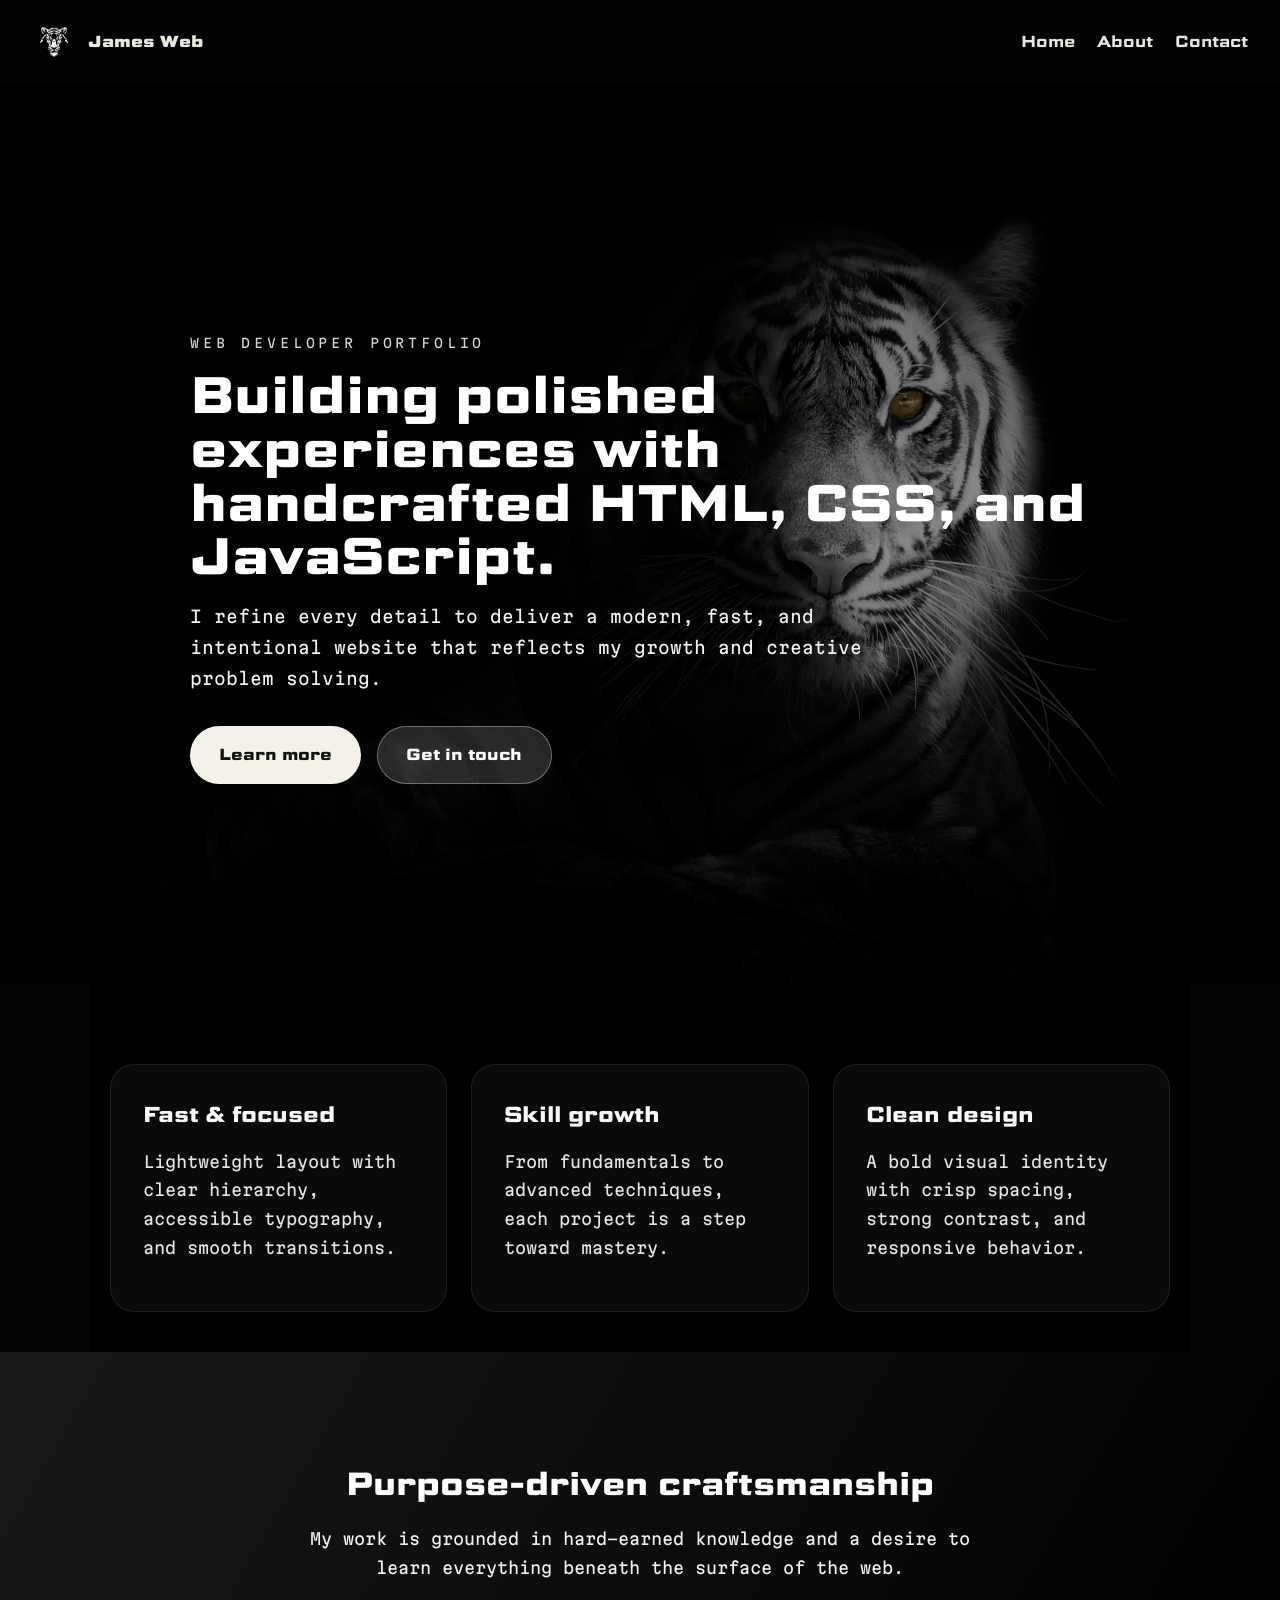
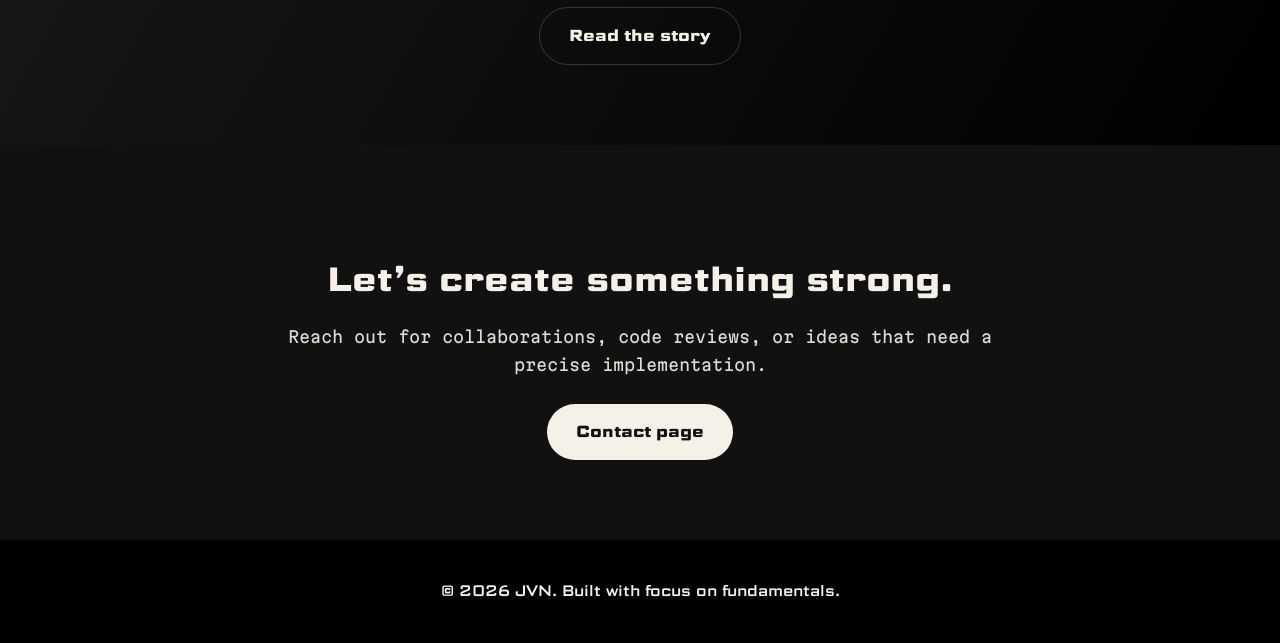
<file: index.html>
<!DOCTYPE html>
<html lang="en">

<head>
    <meta charset="UTF-8">
    <meta name="viewport" content="width=device-width, initial-scale=1.0">
    <title>Home | JVN Portfolio</title>
    <link rel="stylesheet" href="style.css">
    <link rel="shortcut icon" href="img/white-tiger-favicon.png" type="image/x-icon">
    <link rel="preconnect" href="https://fonts.googleapis.com">
    <link rel="preconnect" href="https://fonts.gstatic.com" crossorigin>
    <link
        href="https://fonts.googleapis.com/css2?family=Martian+Mono:wght@100..800&family=Science+Gothic:wght@100..900&display=swap"
        rel="stylesheet">
</head>

<body id="home">
    <header>
        <a href="index.html" class="brand">
            <img src="img/white-tiger-favicon.png" alt="JVN Logo" class="logo">
            <span>James Web</span>
        </a>
        <nav>
            <ul>
                <li><a href="index.html">Home</a></li>
                <li><a href="about.html">About</a></li>
                <li><a href="#contact">Contact</a></li>
            </ul>
        </nav>
    </header>

    <main>
        <section class="hero">
            <div class="hero-overlay"></div>
            <div class="hero-panel">
                <p class="eyebrow">Web developer portfolio</p>
                <h1>Building polished experiences with handcrafted HTML, CSS, and JavaScript.</h1>
                <p class="hero-copy">I refine every detail to deliver a modern, fast, and intentional website that reflects my growth and creative problem solving.</p>
                <div class="hero-buttons">
                    <a href="about.html" class="btn btn-primary">Learn more</a>
                    <a href="#contact" class="btn btn-secondary">Get in touch</a>
                </div>
            </div>
        </section>

        <section class="highlights">
            <article class="card">
                <h2>Fast & focused</h2>
                <p>Lightweight layout with clear hierarchy, accessible typography, and smooth transitions.</p>
            </article>
            <article class="card">
                <h2>Skill growth</h2>
                <p>From fundamentals to advanced techniques, each project is a step toward mastery.</p>
            </article>
            <article class="card">
                <h2>Clean design</h2>
                <p>A bold visual identity with crisp spacing, strong contrast, and responsive behavior.</p>
            </article>
        </section>

        <section class="feature" id="about-preview">
            <div>
                <h2>Purpose-driven craftsmanship</h2>
                <p>My work is grounded in hard-earned knowledge and a desire to learn everything beneath the surface of the web.</p>
                <a href="about.html" class="btn btn-tertiary">Read the story</a>
            </div>
        </section>

        <section class="contact" id="contact">
            <div class="contact-panel">
                <h2>Let’s create something strong.</h2>
                <p>Reach out for collaborations, code reviews, or ideas that need a precise implementation.</p>
                <a href="contact.html" class="btn btn-primary">Contact page</a>
            </div>
        </section>
    </main>

    <footer>
        <p>© 2026 JVN. Built with focus on fundamentals.</p>
    </footer>
</body>

</html>
</file>
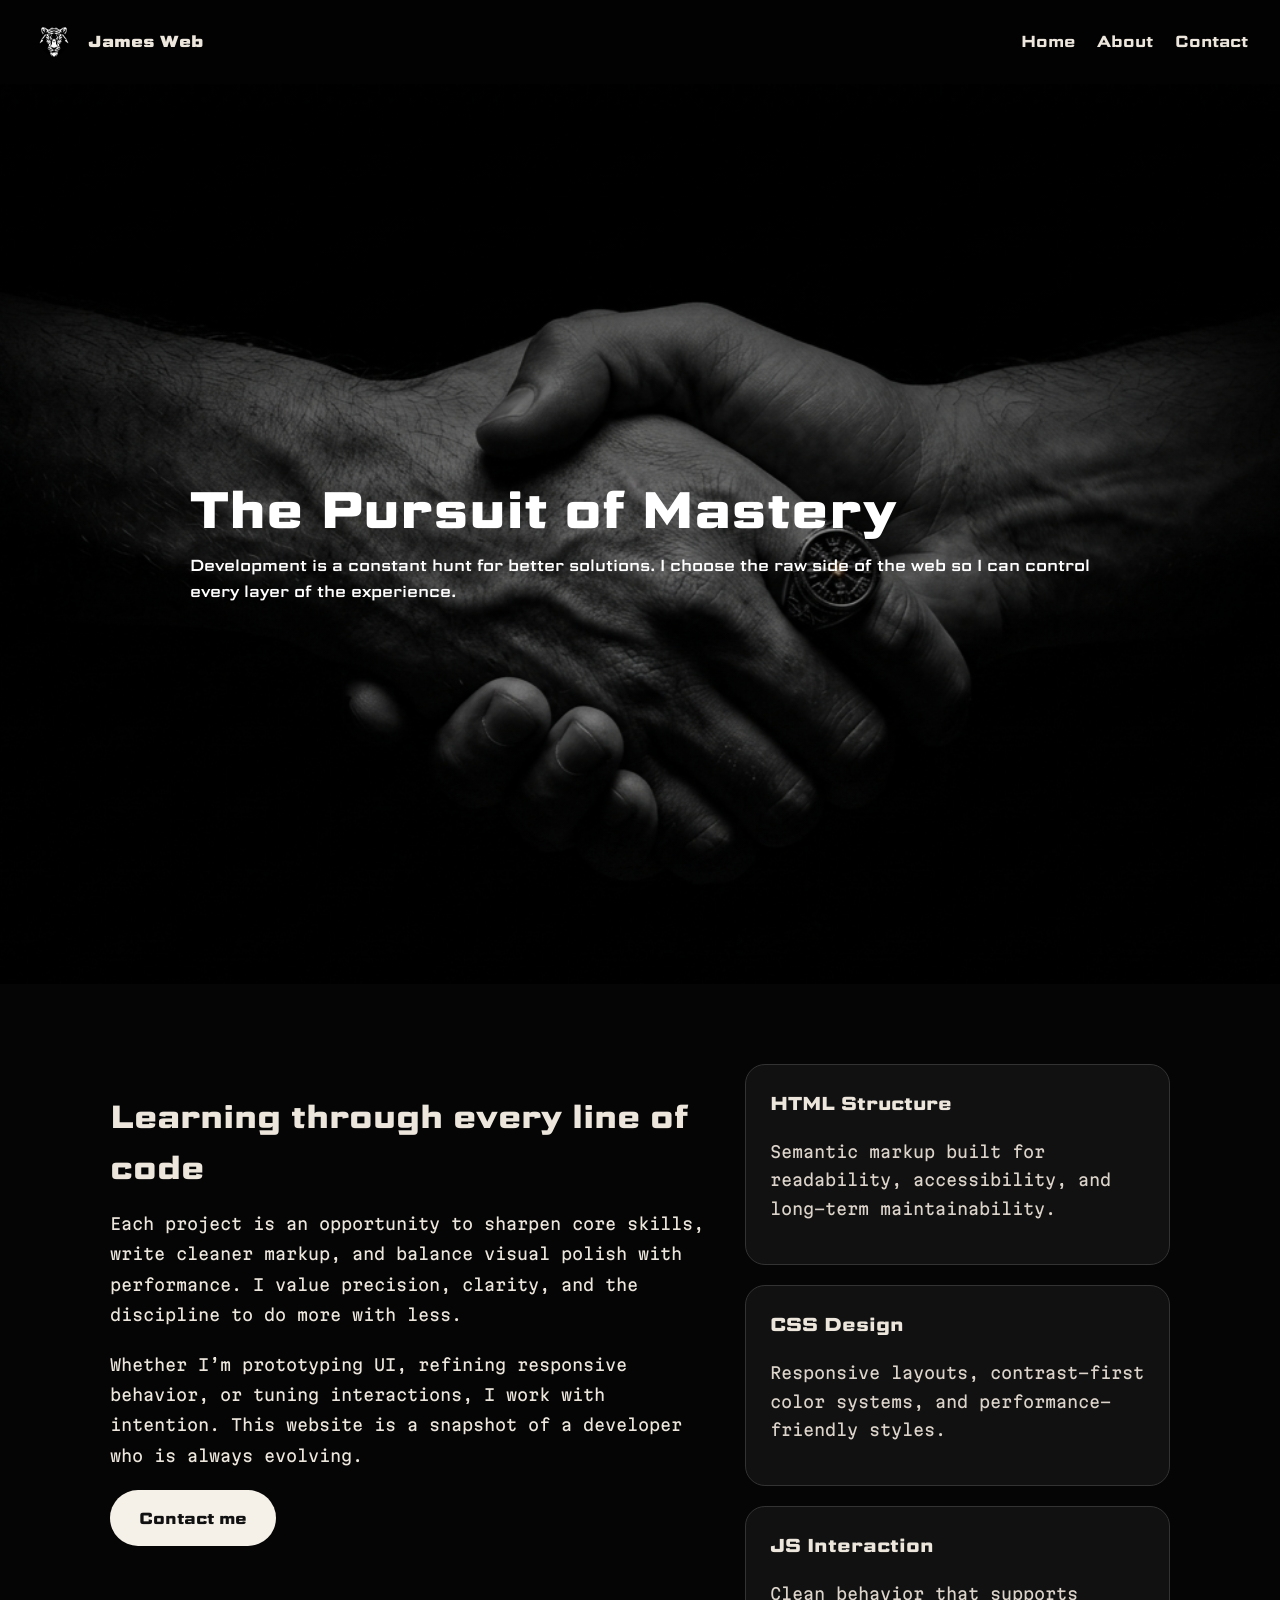
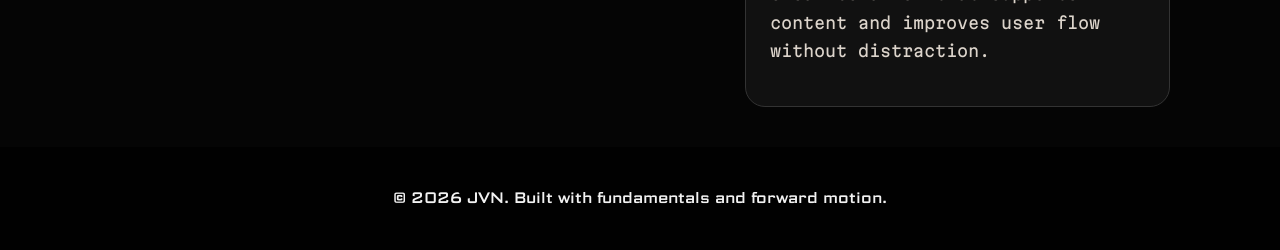
<file: about.html>
<!DOCTYPE html>
<html lang="en">

<head>
    <meta charset="UTF-8">
    <meta name="viewport" content="width=device-width, initial-scale=1.0">
    <title>About | JVN Portfolio</title>
    <link rel="stylesheet" href="style.css">
    <link rel="shortcut icon" href="img/white-tiger-favicon.png" type="image/x-icon">
    <link rel="preconnect" href="https://fonts.googleapis.com">
    <link rel="preconnect" href="https://fonts.gstatic.com" crossorigin>
    <link
        href="https://fonts.googleapis.com/css2?family=Martian+Mono:wght@100..800&family=Science+Gothic:wght@100..900&display=swap"
        rel="stylesheet">
</head>

<body id="about">
    <header>
        <a href="index.html" class="brand">
            <img src="img/white-tiger-favicon.png" alt="JVN Logo" class="logo">
            <span>James Web</span>
        </a>
        <nav>
            <ul>
                <li><a href="index.html">Home</a></li>
                <li><a href="about.html">About</a></li>
                <li><a href="contact.html">Contact</a></li>
            </ul>
        </nav>
    </header>

    <main>
        <section class="about-hero">
            <div class="about-hero-overlay"></div>
            <div class="about-hero-panel">
                <h1>The Pursuit of Mastery</h1>
                <p>Development is a constant hunt for better solutions. I choose the raw side of the web so I can control every layer of the experience.</p>
            </div>
        </section>

        <section class="about-details">
            <div class="about-copy">
                <h2>Learning through every line of code</h2>
                <p>Each project is an opportunity to sharpen core skills, write cleaner markup, and balance visual polish with performance. I value precision, clarity, and the discipline to do more with less.</p>
                <p>Whether I’m prototyping UI, refining responsive behavior, or tuning interactions, I work with intention. This website is a snapshot of a developer who is always evolving.</p>
                <a href="contact.html" class="btn btn-primary">Contact me</a>
            </div>
            <div class="about-skills">
                <div class="skill-card">
                    <h3>HTML Structure</h3>
                    <p>Semantic markup built for readability, accessibility, and long-term maintainability.</p>
                </div>
                <div class="skill-card">
                    <h3>CSS Design</h3>
                    <p>Responsive layouts, contrast-first color systems, and performance-friendly styles.</p>
                </div>
                <div class="skill-card">
                    <h3>JS Interaction</h3>
                    <p>Clean behavior that supports content and improves user flow without distraction.</p>
                </div>
            </div>
        </section>
    </main>

    <footer>
        <p>© 2026 JVN. Built with fundamentals and forward motion.</p>
    </footer>
</body>

</html>
</file>
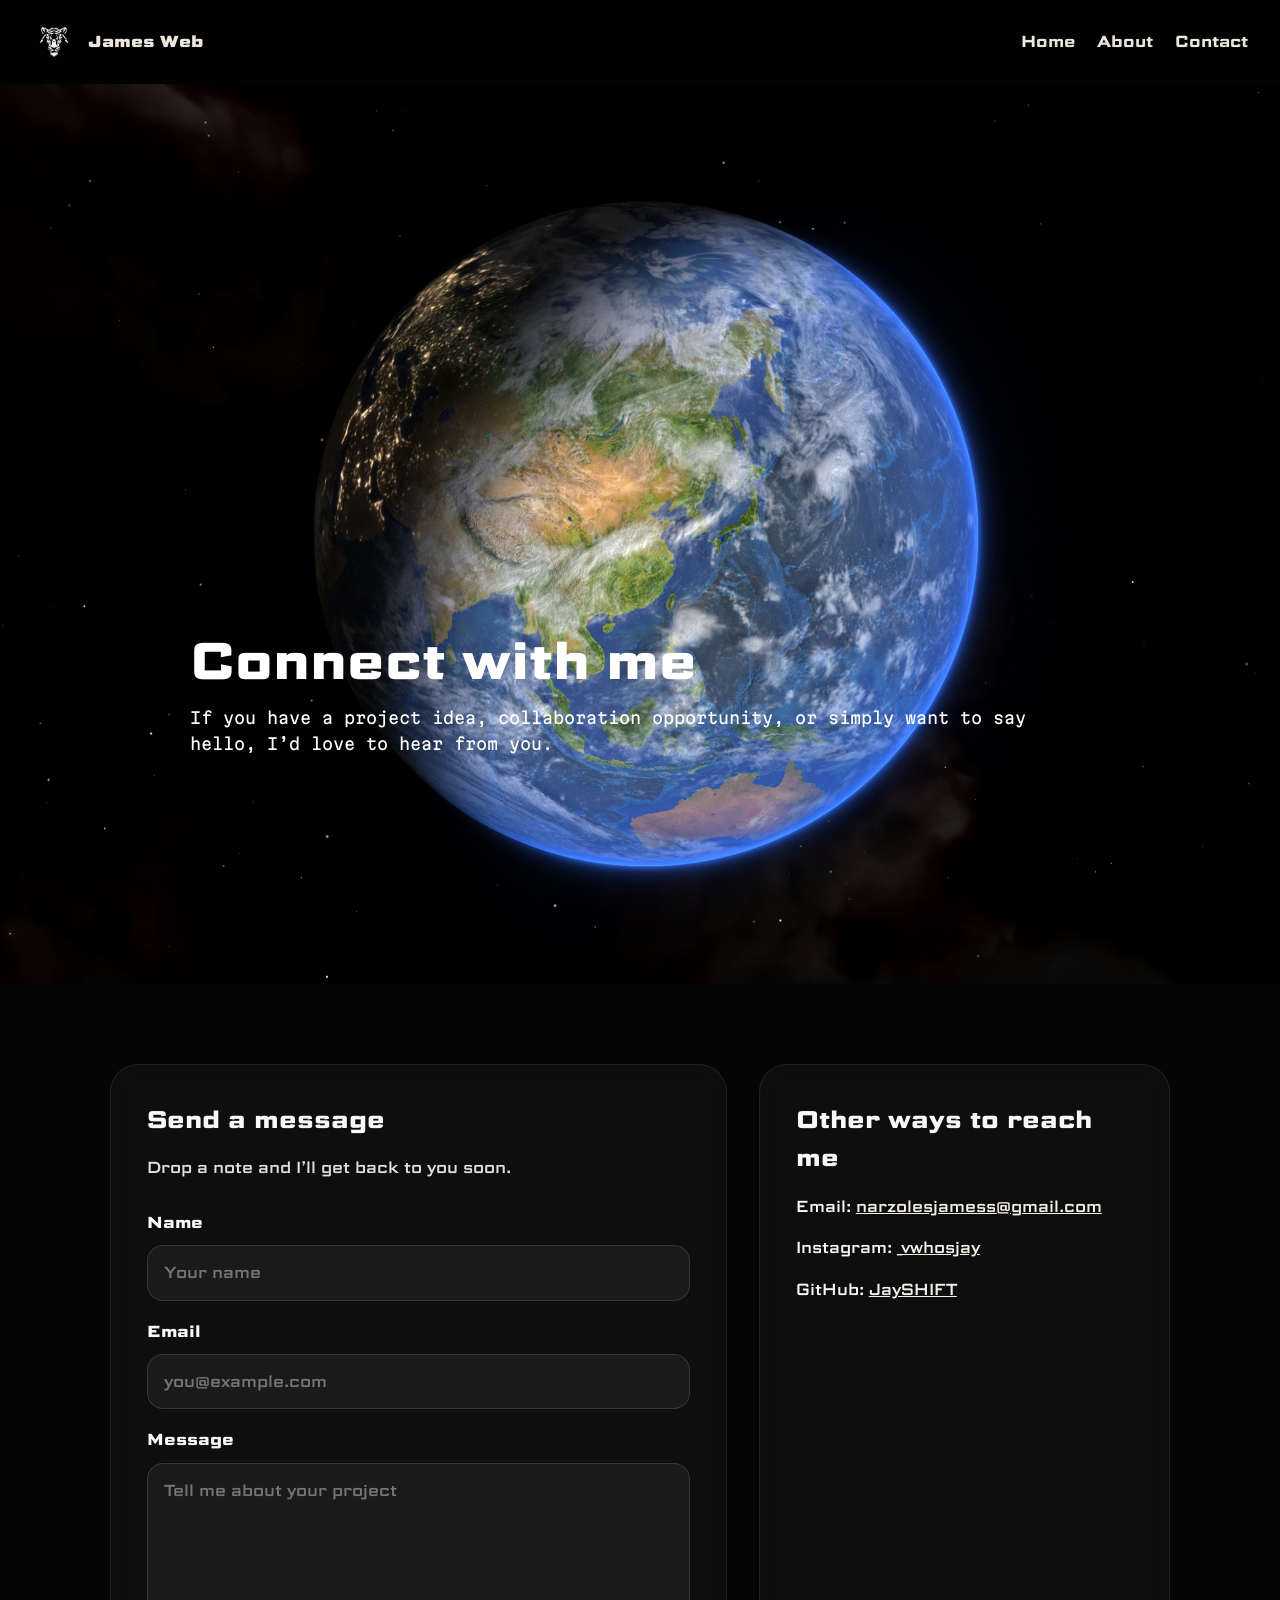
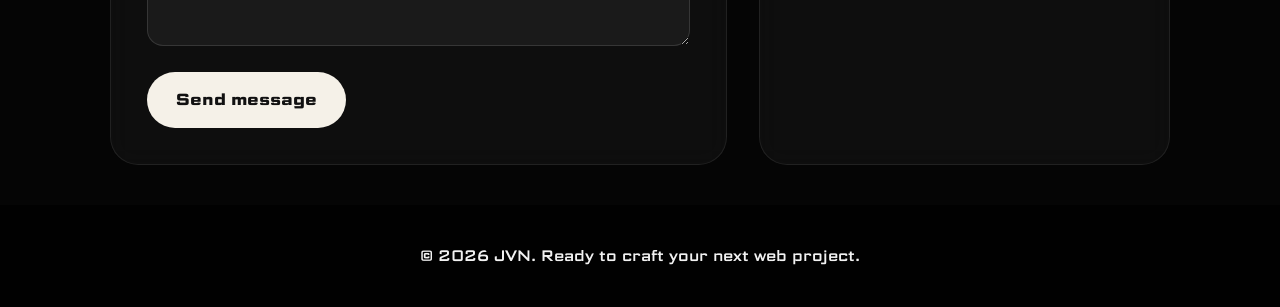
<file: contact.html>
<!DOCTYPE html>
<html lang="en">

<head>
    <meta charset="UTF-8">
    <meta name="viewport" content="width=device-width, initial-scale=1.0">
    <title>Contact | JVN Portfolio</title>
    <link rel="stylesheet" href="style.css">
    <link rel="shortcut icon" href="img/white-tiger-favicon.png" type="image/x-icon">
    <link rel="preconnect" href="https://fonts.googleapis.com">
    <link rel="preconnect" href="https://fonts.gstatic.com" crossorigin>
    <link
        href="https://fonts.googleapis.com/css2?family=Martian+Mono:wght@100..800&family=Science+Gothic:wght@100..900&display=swap"
        rel="stylesheet">
</head>

<body id="contact-page">
    <header>
        <a href="index.html" class="brand">
            <img src="img/white-tiger-favicon.png" alt="JVN Logo" class="logo">
            <span>James Web</span>
        </a> 
        <nav>
            <ul>
                <li><a href="index.html">Home</a></li>
                <li><a href="about.html">About</a></li>
                <li><a href="contact.html">Contact</a></li>
            </ul>
        </nav>
    </header>

    <main>
        <section class="contact-hero">
            <div class="contact-hero-overlay"></div>
            <div class="contact-hero-panel">
                <h1>Connect with me</h1>
                <p>If you have a project idea, collaboration opportunity, or simply want to say hello, I’d love to hear from you.</p>
            </div>
        </section>

        <section class="contact-form-section">
            <div class="contact-form-card">
                <h2>Send a message</h2>
                <p>Drop a note and I’ll get back to you soon.</p>
                <form action="mailto:your-email@example.com" method="post" enctype="text/plain">
                    <label for="name">Name</label>
                    <input type="text" id="name" name="Name" placeholder="Your name" required>

                    <label for="email">Email</label>
                    <input type="email" id="email" name="Email" placeholder="you@example.com" required>

                    <label for="message">Message</label>
                    <textarea id="message" name="Message" rows="6" placeholder="Tell me about your project"></textarea>

                    <button type="submit" class="btn btn-primary">Send message</button>
                </form>
            </div>

            <div class="contact-info-card">
                <h2>Other ways to reach me</h2>
                <ul>
                    <li>Email: <a href="mailto:narzolesjamess@gmail.com">narzolesjamess@gmail.com</a></li>
                    <li>Instagram: <a href="https://www.instagram.com/_vwhosjay/" target="_blank" rel="noopener noreferrer">_vwhosjay</a></li>
                    <li>GitHub: <a href="https://github.com/JaySHIFT" target="_blank" rel="noopener noreferrer">JaySHIFT</a></li>
                </ul>
            </div>
        </section>
    </main>

    <footer>
        <p>© 2026 JVN. Ready to craft your next web project.</p>
    </footer>
</body>

</html>
</file>
<file: style.css>
:root {
    color-scheme: dark;
    color: #f4f1ec;
    background: #050505;
    font-family: "Science Gothic", sans-serif;
    --surface: rgba(14, 14, 14, 0.95);
    --surface-strong: rgba(10, 10, 10, 0.98);
    --border: rgba(255, 255, 255, 0.08);
    --border-strong: rgba(255, 255, 255, 0.12);
}

* {
    box-sizing: border-box;
}

html {
    scroll-behavior: smooth;
}

body {
    margin: 0;
    min-height: 100vh;
    line-height: 1.6;
    background: #050505;
    color: #ece6dd;
    animation: pageTransition 1.2s ease;
}

img {
    max-width: 100%;
    display: block;
}

a {
    color: inherit;
}

button,
input,
textarea {
    font: inherit;
}

button {
    cursor: pointer;
    border: none;
}

body::selection {
    background: #d6b37e;
    color: #111;
}

@keyframes pageTransition {
    from {
        opacity: 0;
        transform: translateY(10px);
    }

    to {
        opacity: 1;
        transform: translateY(0);
    }
}

header {
    position: sticky;
    top: 0;
    z-index: 20;
    display: flex;
    justify-content: space-between;
    align-items: center;
    width: 100%;
    padding: 20px 32px;
    background: rgba(2, 2, 2, 0.7);
    backdrop-filter: blur(14px);
}

nav ul {
    display: flex;
    gap: 22px;
    list-style: none;
    margin: 0;
    padding: 0;
}

nav ul li a {
    color: #ece6dd;
    text-decoration: none;
    font-weight: 600;
    transition: color 0.2s ease;
}

nav ul li a:hover {
    color: #d6b37e;
}

.brand {
    display: inline-flex;
    align-items: center;
    gap: 12px;
    text-decoration: none;
    color: #ece6dd;
    font-size: 1rem;
    font-weight: 800;
}

.brand img {
    width: 44px;
    height: 44px;
    object-fit: contain;
}

.hero,
.about-hero,
.contact-hero {
    position: relative;
    display: grid;
    place-items: center;
    min-height: 100vh;
    padding: 96px 20px 60px;
    color: #fff;
}

.hero {
    background-image: url("img/white-tiger-bengal-tiger-black.jpg");
    background-size: cover;
    background-position: center;
}

.about-hero {
    background-image: url("img/Gemini_Generated_Image_u2v3qu2v3qu2v3qu copy.png");
    background-size: cover;
    background-position: center;
}

.contact-hero {
    background-image: url("img/planet-earth-dark-5120x2880-26342.jpg");
    background-size: cover;
    background-position: center;
}

.hero-overlay,
.about-hero-overlay {
    position: absolute;
    inset: 0;
    background: linear-gradient(180deg, rgba(0, 0, 0, 0.64), rgba(0, 0, 0, 0.24));
    z-index: 0;
}

.hero-panel,
.about-hero-panel,
.contact-hero-panel {
    position: relative;
    z-index: 1;
    max-width: 900px;
    width: 100%;
}

.eyebrow {
    text-transform: uppercase;
    letter-spacing: 0.3em;
    font-size: 0.8rem;
    opacity: 0.85;
    margin-bottom: 1rem;
    font-family: 'Martian Mono', monospace;
}

.hero-panel h1,
.about-hero-panel h1,
.contact-hero-panel h1 {
    font-size: clamp(2.4rem, 4vw, 4.4rem);
    line-height: 1.05;
    margin: 0 0 1rem;
}

.hero-copy,
.contact-hero-panel p,
.feature p,
.about-copy p,
.card p,
.skill-card p,
.contact-panel p {
    font-family: 'Martian Mono', monospace;
}

.hero-copy {
    max-width: 720px;
    font-size: 1.05rem;
    line-height: 1.85;
    margin-bottom: 2rem;
    opacity: 0.95;
}

.hero-buttons {
    display: flex;
    flex-wrap: wrap;
    gap: 1rem;
}

.btn {
    display: inline-flex;
    align-items: center;
    justify-content: center;
    padding: 0.95rem 1.8rem;
    border-radius: 999px;
    text-decoration: none;
    font-weight: 700;
    transition: transform 0.2s ease, background-color 0.2s ease, color 0.2s ease;
}

.btn:hover {
    transform: translateY(-2px);
}

.btn-primary {
    background: #f5f1e8;
    color: #111;
}

.btn-secondary {
    background: rgba(255, 255, 255, 0.14);
    color: #fff;
    border: 1px solid rgba(255, 255, 255, 0.35);
}

.btn-tertiary {
    background: transparent;
    color: #f5f1e8;
    border: 1px solid rgba(245, 241, 232, 0.18);
}

.highlights {
    display: grid;
    background-color: black;
    grid-template-columns: repeat(3, minmax(220px, 1fr));
    gap: 24px;
    padding: 80px 20px 40px;
    max-width: 1100px;
    margin: 0 auto;
}

.card {
    background: rgba(255, 255, 255, 0.04);
    border: 1px solid rgba(255, 255, 255, 0.08);
    border-radius: 24px;
    padding: 32px;
    color: #f8f8f8;
    backdrop-filter: blur(10px);
}

.card h2,
.skill-card h3 {
    margin-top: 0;
}

.card h2 {
    margin-bottom: 1rem;
    font-size: 1.35rem;
}

.card p {
    line-height: 1.8;
    opacity: 0.92;
}

.feature {
    padding: 80px 20px;
    background: linear-gradient(120deg, rgba(255, 255, 255, 0.08), rgba(0, 0, 0, 0.96));
    color: #fff;
    text-align: center;
}

.feature h2 {
    font-size: 2rem;
    margin-bottom: 1rem;
}

.feature p {
    max-width: 720px;
    margin: 0 auto 1.5rem;
    line-height: 1.8;
    opacity: 0.95;
}

.contact {
    padding: 80px 20px;
    background: #111;
    color: #f5f1e8;
    text-align: center;
}

.contact-panel {
    max-width: 780px;
    margin: 0 auto;
}

.contact-panel h2 {
    font-size: 2.1rem;
    margin-bottom: 1rem;
}

.contact-panel p {
    line-height: 1.8;
    margin-bottom: 1.5rem;
    opacity: 0.9;
}

.about-details {
    display: grid;
    grid-template-columns: 1.4fr 1fr;
    gap: 40px;
    max-width: 1100px;
    margin: 0 auto;
    padding: 80px 20px 40px;
}

.about-copy h2 {
    font-size: 2rem;
    margin-bottom: 1rem;
}

.about-copy p {
    line-height: 1.9;
    margin-bottom: 1.2rem;
}

.about-skills {
    display: grid;
    gap: 20px;
}

.skill-card {
    background: #111;
    border: 1px solid #333;
    border-radius: 20px;
    padding: 24px;
}

.skill-card p {
    line-height: 1.8;
    color: #dcd4cb;
}

.contact-form-section {
    display: grid;
    grid-template-columns: 1.2fr 0.8fr;
    gap: 32px;
    max-width: 1100px;
    margin: 0 auto;
    padding: 80px 20px 40px;
}

.contact-form-card,
.contact-info-card {
    background: rgba(255, 255, 255, 0.04);
    border: 1px solid rgba(255, 255, 255, 0.08);
    border-radius: 28px;
    padding: 36px;
    color: #f8f8f8;
    backdrop-filter: blur(12px);
}

.contact-form-card h2,
.contact-info-card h2 {
    margin-top: 0;
    margin-bottom: 1rem;
}

.contact-form-card p {
    opacity: 0.9;
    margin-bottom: 1.8rem;
}

.contact-form-card label {
    display: block;
    margin-bottom: 0.6rem;
    font-weight: 700;
}

.contact-form-card input,
.contact-form-card textarea {
    width: 100%;
    padding: 14px 16px;
    border-radius: 16px;
    border: 1px solid rgba(255, 255, 255, 0.12);
    background: rgba(255, 255, 255, 0.05);
    color: #f8f8f8;
    margin-bottom: 18px;
    outline: none;
}

.contact-form-card input:focus,
.contact-form-card textarea:focus {
    border-color: #d6b37e;
    box-shadow: 0 0 0 4px rgba(214, 179, 126, 0.12);
}

.contact-form-card textarea {
    resize: vertical;
}

.contact-info-card ul {
    list-style: none;
    padding: 0;
    margin: 0;
}

.contact-info-card li {
    margin-bottom: 1rem;
}

.contact-info-card a {
    color: #f5f1e8;
}

footer {
    text-align: center;
    padding: 24px 20px;
    background: rgba(0, 0, 0, 0.85);
    color: #f2f2f2;
    font-size: 0.95rem;
}

@media (max-width: 900px) {
    header {
        flex-wrap: wrap;
        gap: 16px;
        padding: 18px 24px;
    }

    .highlights,
    .about-details,
    .contact-form-section {
        grid-template-columns: 1fr;
    }

    .hero,
    .about-hero,
    .contact-hero {
        padding-top: 120px;
    }
}

@media (max-width: 640px) {
    body {
        font-size: 15px;
    }

    header {
        padding: 16px 18px;
    }

    nav ul {
        flex-wrap: wrap;
        gap: 10px;
        justify-content: center;
    }

    .hero-copy {
        font-size: 1rem;
    }

    .hero-buttons,
    .contact-form-section {
        gap: 14px;
    }

    .btn {
        width: 100%;
    }

    .feature,
    .contact,
    .contact-form-section,
    .about-details {
        padding: 60px 16px;
    }
}
</file>
